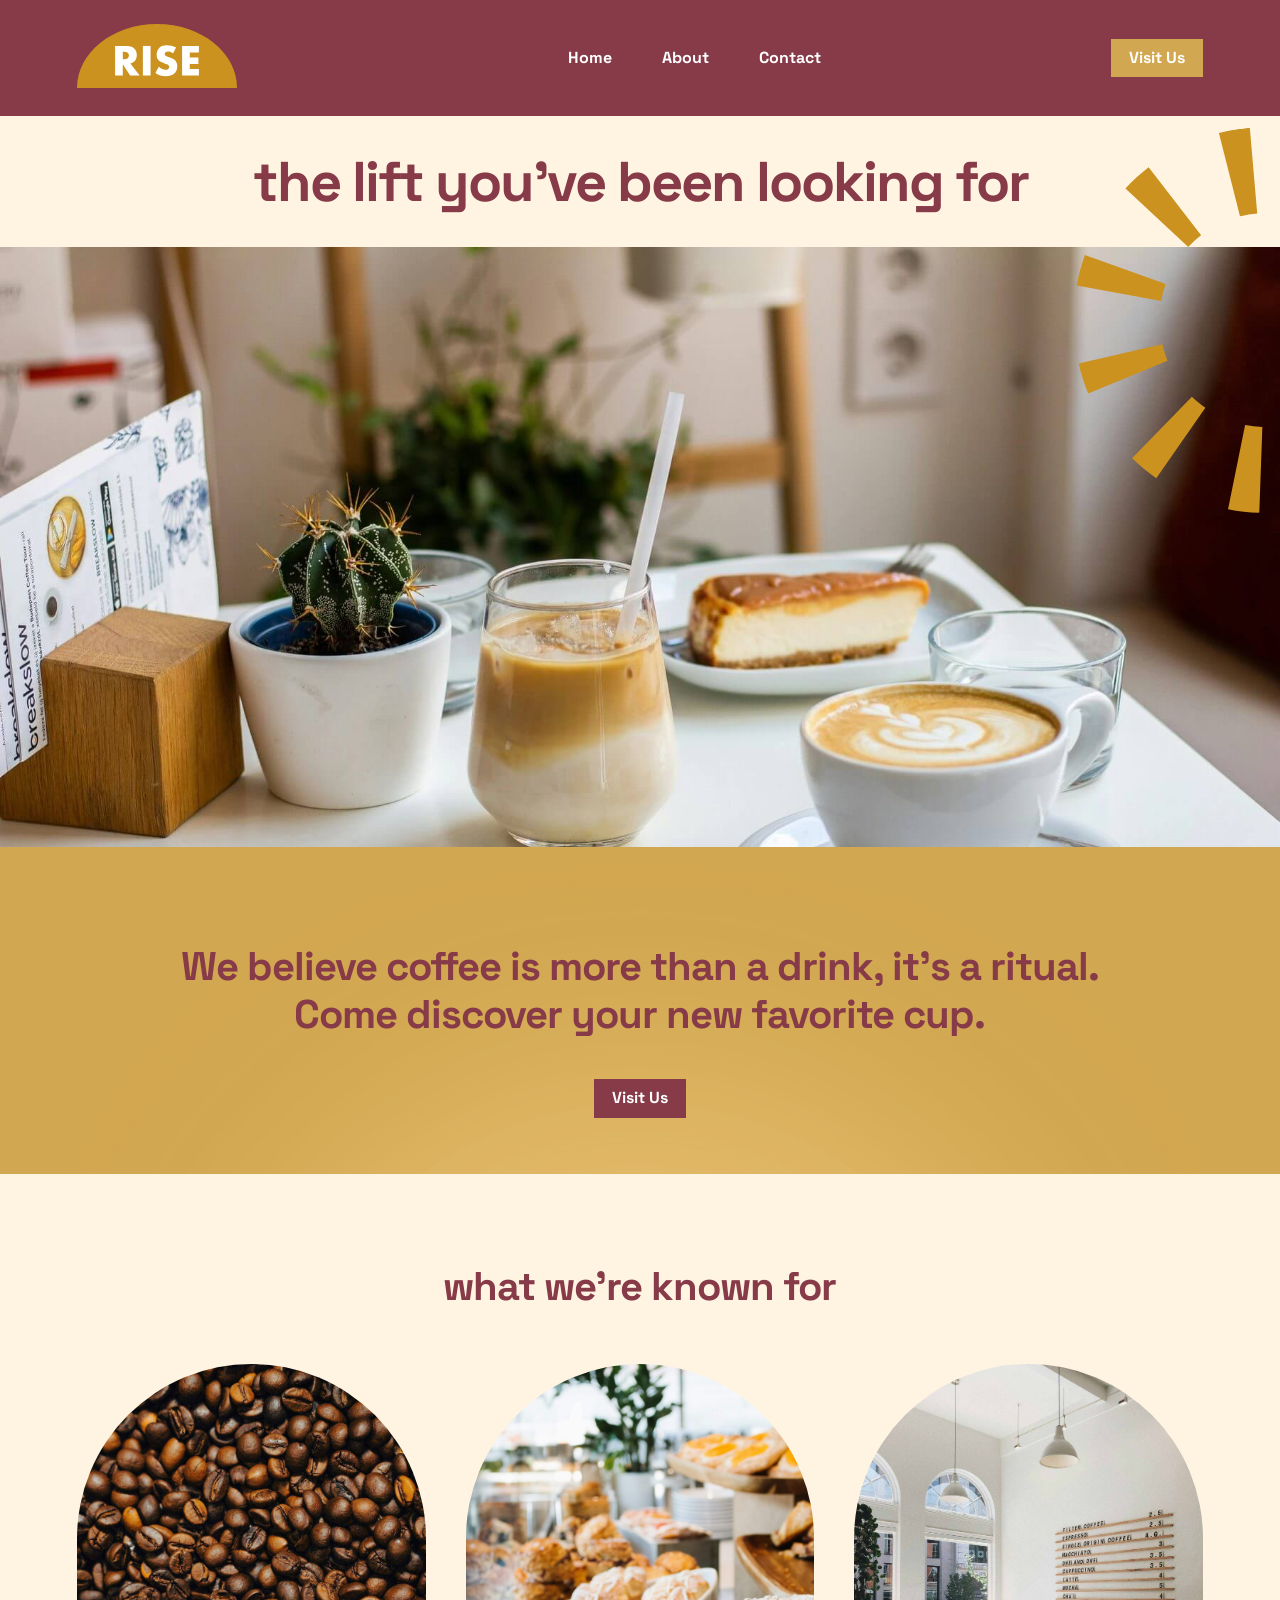
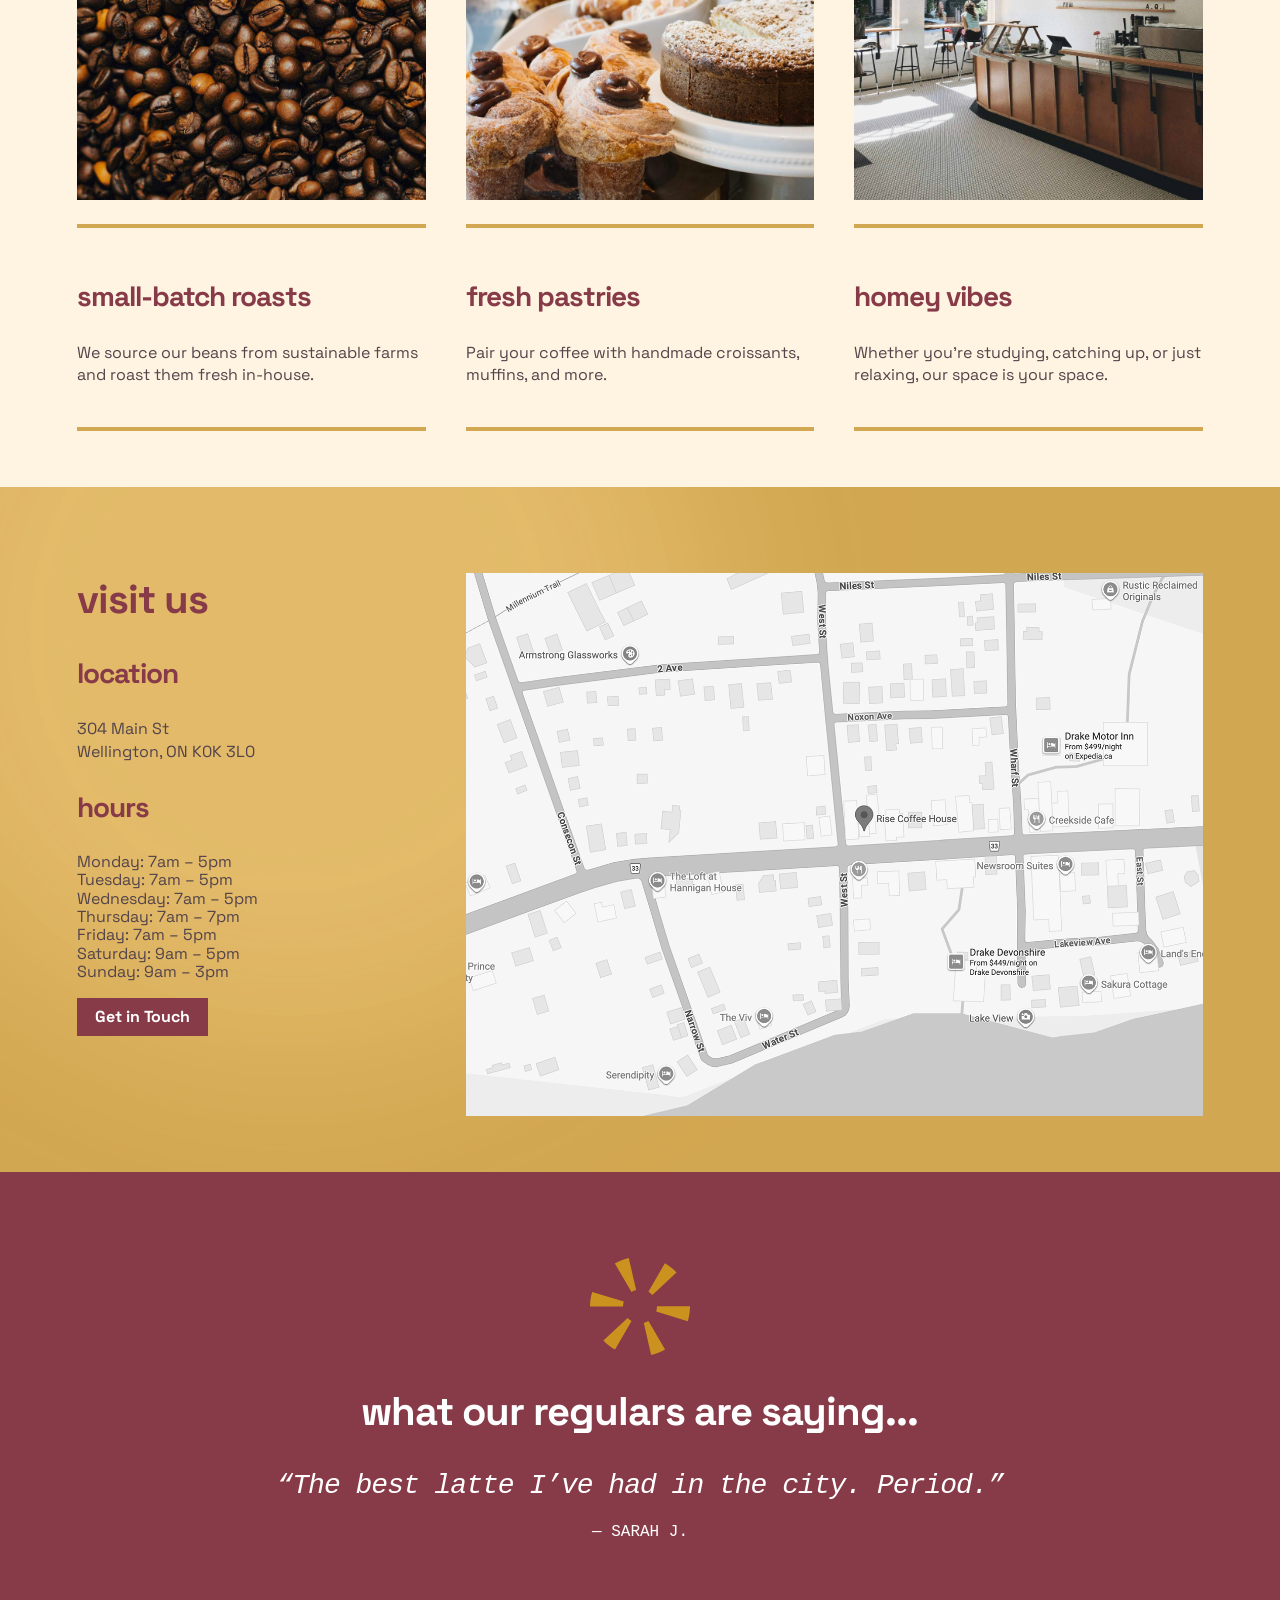
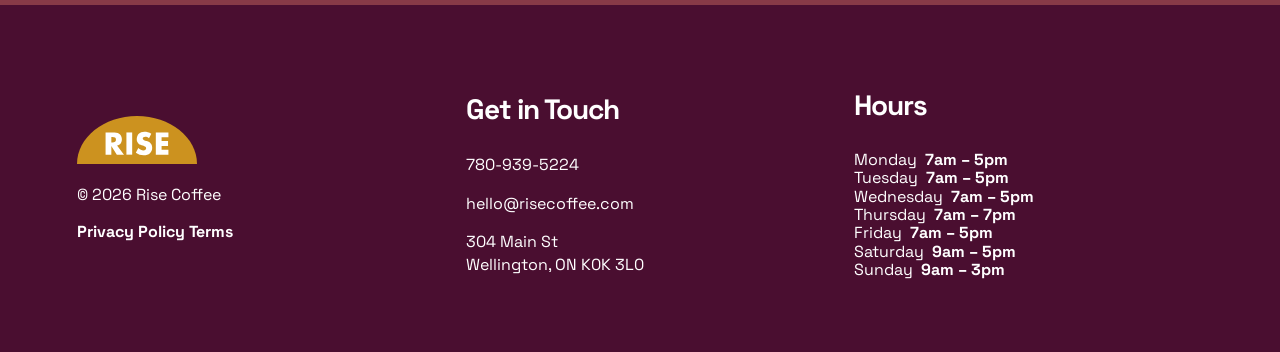
<file: index.html>
<!DOCTYPE html>
<html lang="en">
<head><!-- The head is a container for information ABOUT the page.
           Nothing in here appears on the page. The browser reads it, the visitor never sees it. -->

	<!-- Which character set to use. Leave this out and apostrophes turn into garbage. -->
	<meta charset="utf-8">
	<!-- Tells a phone to use its real width instead of pretending to be a desktop. -->
	<meta name="viewport" content="width=device-width, initial-scale=1">
	<!-- The browser tab text, and what Google shows in search results. Not a heading on the page. -->
	<link rel="icon" href="images/favicon.png">
	<title>Home | Rise Coffee</title>
	<meta name="description" content="A neighbourhood coffee shop on Whyte Avenue. Single origin, roasted here, open from seven.">
	<meta property="og:title" content="Rise Coffee">
	<meta property="og:description" content="A neighbourhood coffee shop on Whyte Avenue.">
	<meta property="og:image" content="https://jennel16.github.io/rise-coffee/images/rise-coffee-1.jpg">
	<meta property="og:url" content="https://jennel16.github.io/rise-coffee/">

	<!-- STYLES: normalize first, then layout, then style.
	     General to specific. When two rules clash, the later one wins. -->
	<link rel="stylesheet" href="normalize.css"> <!-- Irons out browser default settings. -->
	<link rel="stylesheet" href="layout.css"> <!-- This controls our structure and layout. -->
	<link rel="stylesheet" href="style.css"> <!-- This is where we style the elements of the page. -->

	<!-- FONTS -->
	<link rel="preconnect" href="https://fonts.googleapis.com">
	<link rel="preconnect" href="https://fonts.gstatic.com" crossorigin>
	<link href="https://fonts.googleapis.com/css2?family=Space+Grotesk:wght@300..700&display=swap" rel="stylesheet">

</head>

<body><!-- The body holds everything the visitor actually SEES. -->

	<!-- HEADER: the strip along the top. It is the same on every page of the site,
	     which is why it lives outside <main>. -->
	<header>
		<!-- LOGO -->
		<a href="index.html"><img src="images/rise-logo.svg" class="rise-logo" alt="rise coffee logo"></a>

		<!-- NAVIGATION: a menu is a LIST of related links, so it is marked up as a ul with li inside.
		     CSS takes the bullets off, but underneath it stays a list, because that is what it is. -->
		<nav id="main-menu">
			<ul>
				<li><a class="nav-link" href="index.html">Home</a></li>
				<li><a class="nav-link" href="about.html">About</a></li>
				<li><a class="nav-link" href="contact.html">Contact</a></li>
			</ul>
		</nav>

		<!-- The # in this href jumps to the element with id="visit" further down THIS page,
		     instead of opening a different page. -->
		<a class="button nav-visit" href="#visit">Visit Us</a>
		<div class="hamburger">
			<div class="hamburger-bar"></div>
			<div class="hamburger-bar"></div>
			<div class="hamburger-bar"></div>
		</div>
	</header>

	<!-- MAIN: everything between the header and the footer. This is the part that is
	     actually THIS page. One <main> per page. -->
	<main>

		<!-- SECTION: one horizontal band of the page. Look at the mockup: every time the background colour changes, a new section starts. This page has five.

		     From here on, every section has the same four levels:
		         section  →  container  →  row  →  col
		     The section is the band. The container holds the width. The row makes its
		     children sit side by side. The columns are the things sitting side by side. -->

		<!-- HERO SECTION: the first thing a visitor sees.
		     One wide column, centred. 8 out of 12, pushed to the middle by row-justify-center. -->
		<section class="">
			<div class="container-full">

				<div class="row row-justify-center">
					<!-- DIV: a plain box with no meaning. The class is what gives it a job. -->
					<div class="col col-lg-8 col-md-12 col-sm-12 text-center">
						<!-- h1 is the most important heading on the page. Only ever one per page. -->
						<h1>the lift you’ve been looking for</h1>
					</div>
				</div><!-- row ends -->

				<div class="row">
					<div class="col col-lg-12">
						<!-- img has no closing tag. An image is a thing, not a container, so there is nothing to wrap around and nothing to close. img-full makes it fill its column. Every image needs alt text. -->
						<div class="hero-img">
							<img src="images/rise-icon-1.svg" class="hero-icon" alt="">
						</div>
				</div><!-- row ends -->

			</div><!-- container ends -->
		</section>


		<!-- FAVOURITE CUP SECTION: gold band in the mockup.
		     Same shape as the hero. One wide centred column, this time 10 of 12. -->
		<section class="section-padding background-gold position-relative">
			<img src="images/gradient-1.png" class="gradient-1" alt="">
			<div class="container z-index-2">

				<div class="row row-justify-center">
					<div class="col col-lg-10 col-md-12 col-sm-12 text-center">
						<p class="paragraph-large">We believe coffee is more than a drink, it’s a ritual. Come discover your new favorite cup.</p>
						<a class="button-secondary" href="#visit">Visit Us</a>
					</div>
				</div><!-- row ends -->

			</div><!-- container ends -->
		</section>


		<!-- KNOWN FOR SECTION: the three cards.
		     Look at columns 1, 2 and 3 below. They are the SAME block written three times with different words. Write one, get it right, then copy it.

		     Two rows here: a full-width heading, then three equal columns.
		     Three columns of 4 add up to 12. They always add up to 12. -->
		<section class="section-padding">
			<div class="container">

				<!-- ROW -->
				<div class="row">
					<div class="col col-lg-12">
						<h2 class="text-center">what we’re known for</h2>
					</div>
				</div><!-- row ends -->

				<!-- ROW -->
				<div class="row">

					<!-- COLUMN 1 -->
					<div class="col col-lg-4 col-md-6 col-sm-12">
						<div class="card">
							<div class="card-img-wrap">
								<img src="images/rise-coffee-4.jpg" class="card-img" alt="Roasted coffee beans">
						</div>
						<div class="card-border">
						<h3>small-batch roasts</h3>
						<p>We source our beans from sustainable farms and roast them fresh in-house.</p>
					</div>
				</div>
			</div>

					<!-- COLUMN 2 -->
					<div class="col col-lg-4 col-md-6 col-sm-12">
						<div class="card">
							<div class="card-img-wrap">
								<img src="images/rise-coffee-5.jpg" class="card-img" alt="A tray of fresh pastries">
						</div>
						<div class="card-border">
						<h3>fresh pastries</h3>
						<p>Pair your coffee with handmade croissants, muffins, and more.</p>
					</div>
				</div>
			</div>

					<!-- COLUMN 3 -->
					<div class="col col-lg-4 col-md-6 col-sm-12">
						<div class="card">
							<div class="card-img-wrap">
								<img src="images/rise-coffee-2.jpg" class="card-img" alt="The cafe seating area">
						</div>
						<div class="card-border">
						<h3>homey vibes</h3>
						<p>Whether you’re studying, catching up, or just relaxing, our space is your space.</p>
					</div>
				</div>
			</div>

				</div><!-- row ends -->

			</div><!-- container ends -->
		</section>


		<!-- VISIT US SECTION. The id="visit" is what the Visit Us buttons jump to.
		     An id can only be used once per page. A class can be used as often as you like.

		     Two UNEQUAL columns this time: 5 and 7. Still adds up to 12.
		     row-align-center lines them up vertically in the middle of each other. -->
		<section id="visit" class="section-padding background-gold position-relative">
			<img src="images/gradient-1.png" class="gradient-3" alt="">
			<div class="container z-index-2">

				<!-- ROW -->
				<div class="row row-justify-center">

					<!-- COLUMN 1: the details -->
					<div class=" col col-lg-4 col-md-12 col-sm-12">
						<h2>visit us</h2>

						<h3>location</h3>
						<p>304 Main St<br>Wellington, ON  K0K 3L0</p>

						<!-- Opening hours are a list of related items, so: another ul.
						     Same two tags as the navigation, doing a completely different job. -->
						<h3>hours</h3>
						<ul class="no-bullets">
							<li>Monday: 7am – 5pm</li>
							<li>Tuesday: 7am – 5pm</li>
							<li>Wednesday: 7am – 5pm</li>
							<li>Thursday: 7am – 7pm</li>
							<li>Friday: 7am – 5pm</li>
							<li>Saturday: 9am – 5pm</li>
							<li>Sunday: 9am – 3pm</li>
						</ul>
						<a class="button-secondary" href="contact.html">Get in Touch</a>
					</div>

					<!-- COLUMN 2: the map -->
					<div class="col col-lg-8 col-md-12 col-sm-12">
						<img src="images/map-2.png" class="center-image" alt="Map showing the location of Rise Coffee">
					</div>

				</div><!-- row ends -->

			</div><!-- container ends -->
		</section>


		<!-- TESTIMONIALS SECTION: maroon band in the mockup.
		     text-white goes on EACH element that needs it, not on the section.
		     A colour inherited from a parent loses to a rule that targets the element directly, and h2 already has a colour of its own. -->
		<section class="section-padding background-maroon">
			<div class="container">

				<!-- ROW -->
				<div class="row row-justify-center">
					<div class="col col-lg-8 col-md-12 col-sm-12 text-center">
						<!-- Decorative image, so alt is empty. A screen reader skips it. -->
						<img src="images/rise-icon-2.svg" class="center-image testimonials-icon" alt="">
						<h2 class="text-white center-text">what our regulars are saying...</h2>
						<h3 class="text-white center-text italic-text space-mono-regular">“The best latte I’ve had in the city. Period.”</h3>
						<p class=" space-mono-bold text-white center-text">— SARAH J.</p>
					</div>
				</div><!-- row ends -->

			</div><!-- container ends -->
		</section>

	</main>


	<!-- FOOTER: three equal columns. Same shape as the known for section,
	     4 + 4 + 4 = 12. The footer sits outside <main> because it repeats
	     on every page, exactly like the header. -->
	<footer id="site-footer" class="section-padding background-dark-maroon">
		<div class="container">

			<!-- ROW -->
			<div class="row row-align-center">

				<!-- COLUMN 1 -->
				<div class="col col-lg-4 col-md-4 col-sm-12">
					<a href="index.html"><img src="images/rise-logo.svg" class="rise-logo-footer" alt="rise coffee logo"></a>
					<p class="text-white">© 2026 Rise Coffee</p>
					<a href="#" class="nav-link">Privacy Policy</a>
					<a href="#" class="nav-link">Terms</a>
				</div>

				<!-- COLUMN 2 -->
				<div class="col col-lg-4 col-md-4 col-sm-12">
					<h3 class="text-white">Get in Touch</h3>
					<p class="text-white">780-939-5224</p>
					<p class="text-white">hello@risecoffee.com</p>
					<p class="text-white">304 Main St<br>Wellington, ON  K0K 3L0</p>
				</div>

				<!-- COLUMN 3 -->
				<div class="col col-lg-4 col-md-4 col-sm-12">
					<h3 class="text-white">Hours</h3>
					<ul class="no-bullets">
						<li class="text-white">Monday &nbsp;<b>7am – 5pm</b></li>
						<li class="text-white">Tuesday &nbsp;<b>7am – 5pm</b></li>
						<li class="text-white">Wednesday &nbsp;<b>7am – 5pm</b></li>
						<li class="text-white">Thursday &nbsp;<b>7am – 7pm</b></li>
						<li class="text-white">Friday &nbsp;<b>7am – 5pm</b></li>
						<li class="text-white">Saturday &nbsp;<b>9am – 5pm</b></li>
						<li class="text-white">Sunday &nbsp;<b>9am – 3pm</b></li>
					</ul>
				</div>

			</div><!-- row ends -->

		</div><!-- container ends -->
	</footer>

	<script>
		const burger = document.querySelector(".hamburger");
		const menu = document.querySelector("nav");

		function setMenu(open) {
			burger.setAttribute("aria-expanded", open);
			menu.classList.toggle("is-open", open);
		}

		burger.addEventListener("click", function () {
			setMenu(burger.getAttribute("aria-expanded") !== "true");
		});

		document.addEventListener("keydown", function (event) {
			if (event.key === "Escape") {
				setMenu(false);
				burger.focus();
			}
		});

		window.addEventListener("resize", function () {
			setMenu(false);
		});
	</script>

</body>
</html>
</file>
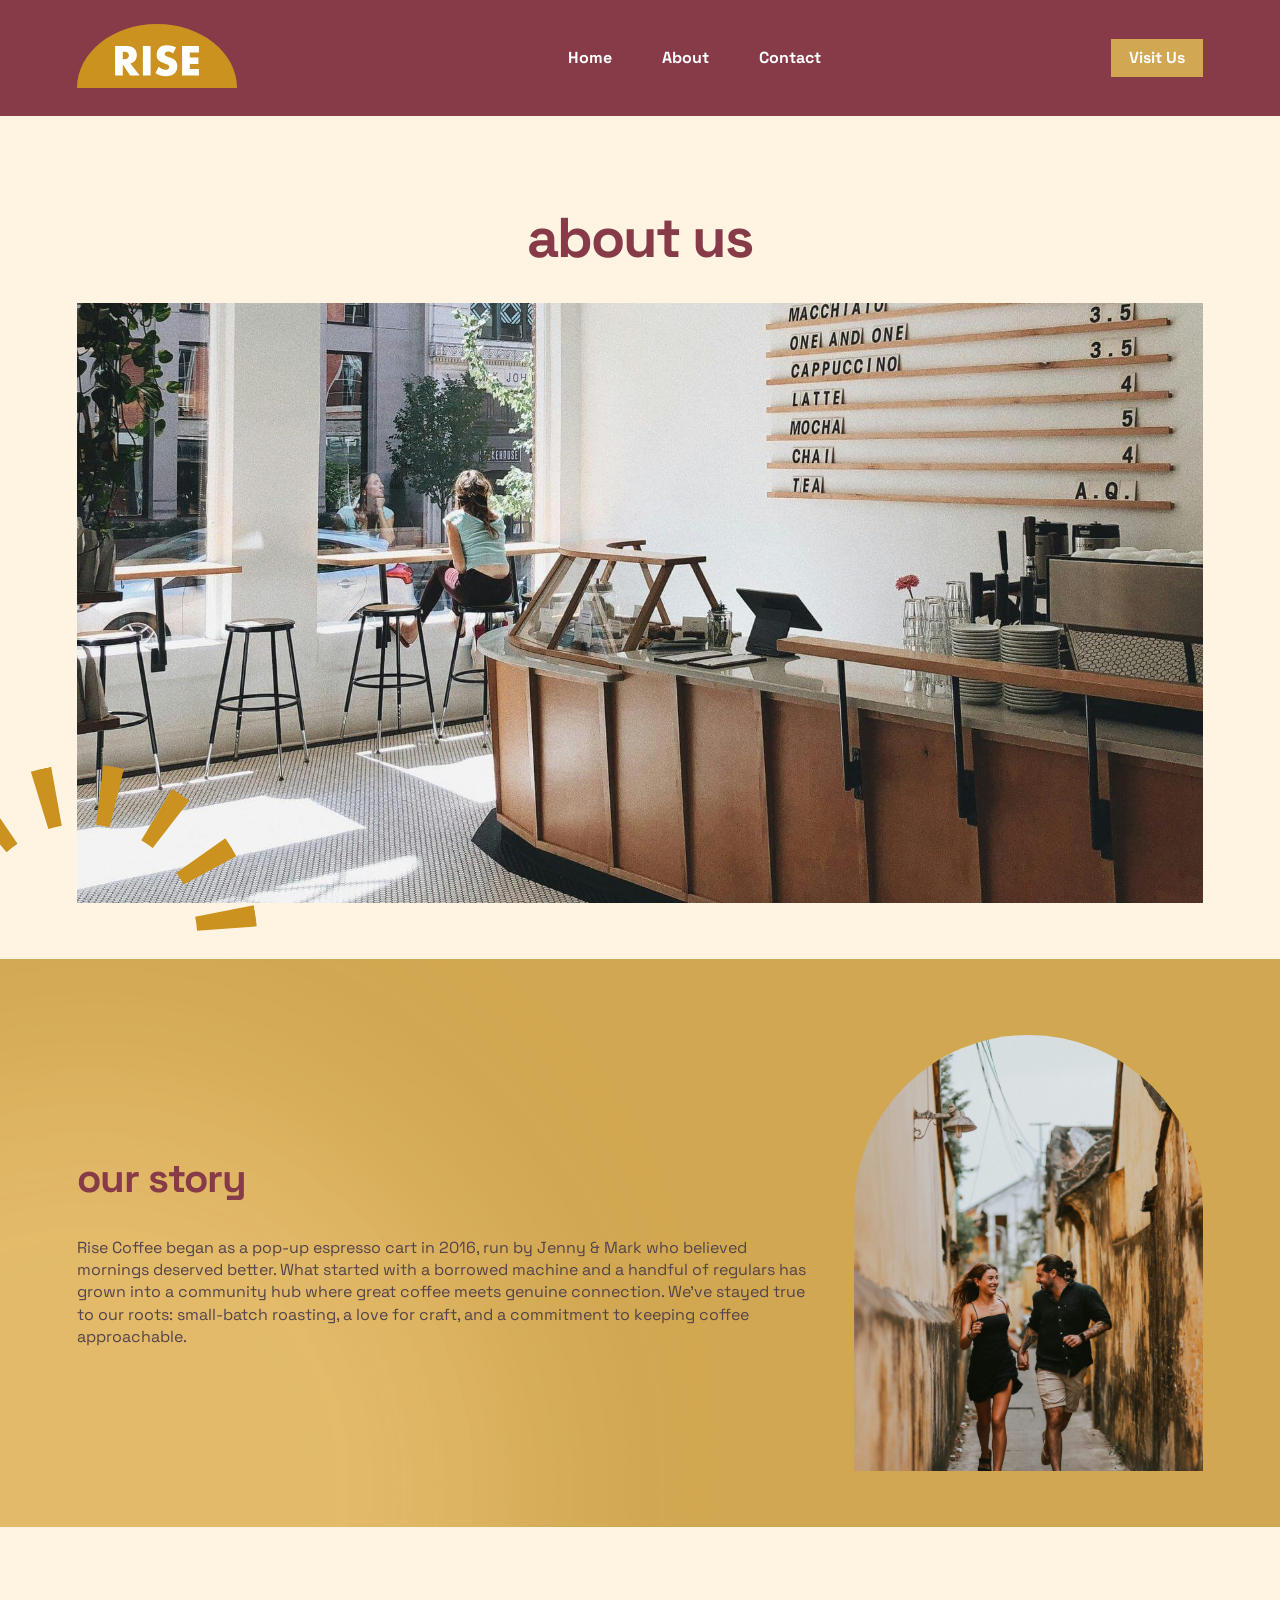
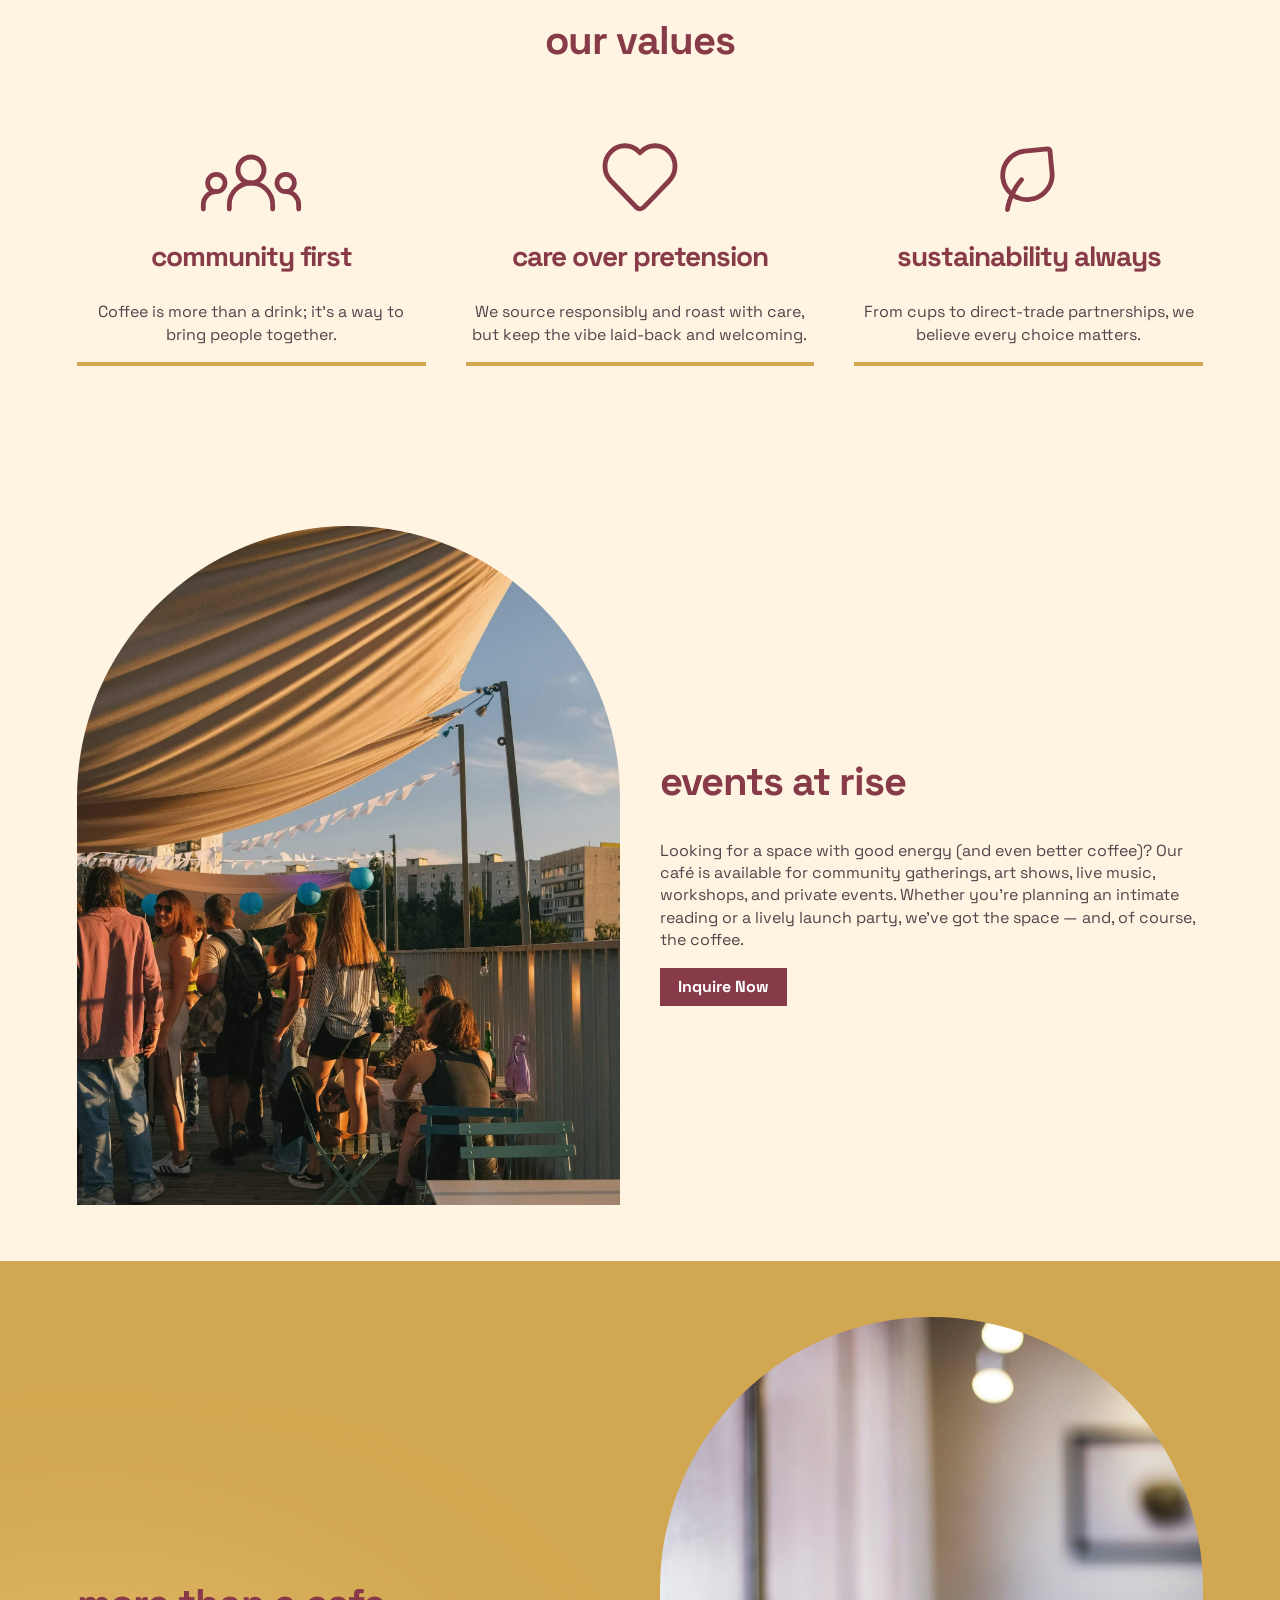
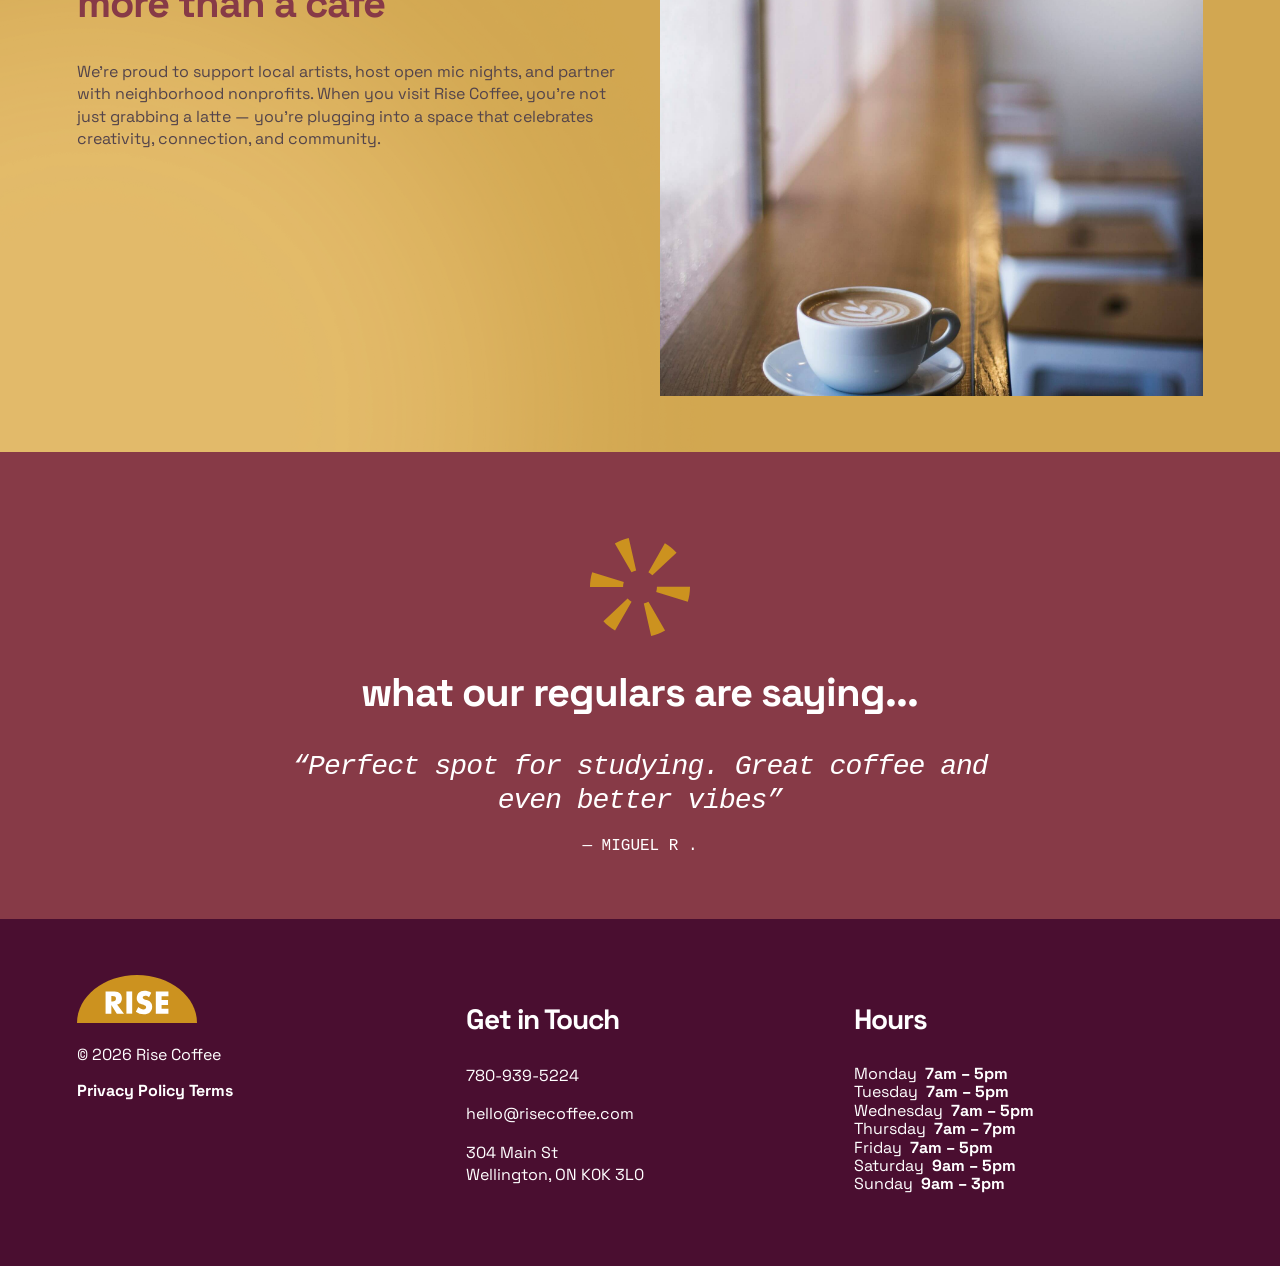
<file: about.html>
<!DOCTYPE html>
<html lang="en">
<head><!-- The head is a container for information ABOUT the page.
           Nothing in here appears on the page. The browser reads it, the visitor never sees it. -->

	<!-- Which character set to use. Leave this out and apostrophes turn into garbage. -->
	<meta charset="utf-8">
	<!-- Tells a phone to use its real width instead of pretending to be a desktop. -->
	<meta name="viewport" content="width=device-width, initial-scale=1">
	<!-- The browser tab text, and what Google shows in search results. Not a heading on the page. -->
	<link rel="icon" href="images/favicon.png">
	<title>About | Rise Coffee</title>
	<meta name="description" content="A neighbourhood coffee shop on Whyte Avenue. Single origin, roasted here, open from seven.">
	<meta property="og:title" content="Rise Coffee">
	<meta property="og:description" content="A neighbourhood coffee shop on Whyte Avenue.">
	<meta property="og:image" content="https://jennel16.github.io/rise-coffee/images/rise-coffee-1.jpg">
	<meta property="og:url" content="https://jennel16.github.io/rise-coffee/">

	<!-- STYLES: normalize first, then layout, then style.
	     General to specific. When two rules clash, the later one wins. -->
	
	<!-- STEP 1: your two stylesheet links go here -->
	<link rel="stylesheet" href="normalize.css"> <!-- browser default settings -->
	<link rel="stylesheet" href="layout.css"> <!-- structure and layout-->
	<link rel="stylesheet" href="style.css"> <!-- styling to page elements -->

	<!-- FONTS -->
	<!-- STEP 2: your Google Fonts links go here -->

	<link rel="preconnect" href="https://fonts.googleapis.com">
	<link rel="preconnect" href="https://fonts.gstatic.com" crossorigin>
	<link href="https://fonts.googleapis.com/css2?family=Space+Grotesk:wght@300..700&display=swap" rel="stylesheet">

</head>

<body><!-- The body holds everything the visitor actually SEES. -->

	<!-- HEADER: the strip along the top. It is the same on every page of the site,
	     which is why it lives outside <main>. -->
	<header>
		<!-- LOGO -->
		<a href="index.html"><img src="images/rise-logo.svg" class="rise-logo" alt="rise coffee logo"></a>

		<!-- NAVIGATION: a menu is a LIST of related links, so it is marked up as a ul with li inside.
		     CSS takes the bullets off later, but underneath it stays a list, because that is what it is. -->
		<nav id="main-menu">
			<ul>
				<li><a class="nav-link" href="index.html">Home</a></li>
				<li><a class="nav-link" href="about.html">About</a></li>
				<li><a class="nav-link" href="contact.html">Contact</a></li>
			</ul>
		</nav>

		<!-- The # in this href jumps to the element with id="visit" further down THIS page,
		     instead of opening a different page. -->
		<a class="button nav-visit" href="contact.html">Visit Us</a>
		<div class="hamburger">
			<div class="hamburger-bar"></div>
			<div class="hamburger-bar"></div>
			<div class="hamburger-bar"></div>
		</div>
	</header>

	<!-- MAIN: everything between the header and the footer. This is the part that is
	     actually THIS page. One <main> per page. -->
	<main>

		<!-- SECTION: one horizontal band of the page. Look at the mockup: every time the
		     background colour changes, a new section starts. This page has five. 
				
				From here on, every section has the same four levels:
		         section  →  container  →  row  →  col
		     	The section is the band. The container holds the width. The row makes its
		     	children sit side by side. The columns are the things sitting side by side.-->

		<!-- HERO SECTION: the first thing a visitor sees. -->
		
		<section class="section-padding">
			<div class="container">

				<div class="row row-justify-center">
					<!-- DIV: a plain box with no meaning. The class is what gives it a job. -->
					<div class="col col-lg-8 col-md-12 text-center">
						<!-- h1 is the most important heading on the page. Only ever one per page. -->
						<h1>about us</h1>
					</div>
				</div><!-- row ends -->

				<div class="row">
					<div class="col col-lg-12 col-md-12 col-sm-12">
						<!-- img has no closing tag. An image is a thing, not a container, so there is nothing to wrap around and nothing to close. img-full makes it fill its column. Every image needs alt text. -->
						<div class="hero-img-2">
							<img src="images/rise-icon-3.svg" class="hero-icon-2" alt="">
						</div>
					</div>
				</div><!-- row ends -->

			</div><!-- container ends -->
		</section>


		<!-- OUR STORY SECTION -->
		<section class="background-gold section-padding position-relative">
			<img src="images/gradient-1.png" class="gradient-2" alt="">
			<div class="container z-index-2">
				
				<!-- ROW -->
				<div class="row row-align-center">

					<!-- COLUMN 1-->
					<div class="col col-lg-8 col-md-7 col-sm-12">
						<h2>our story</h2>
						<p>Rise Coffee began as a pop-up espresso cart in 2016, run by Jenny & Mark who believed mornings deserved better. What started with a borrowed machine and a handful of regulars has grown into a community hub where great coffee meets genuine connection. We’ve stayed true to our roots: small-batch roasting, a love for craft, and a commitment to keeping coffee approachable.</p>
					</div>
					
				<!-- COLUMN 2 -->
				<div class="col col-lg-4 col-md-5 col-sm-12">
					<div class="card-img-wrap">
						<img src="images/rise-coffee-7.jpg" class="card-img" alt="Two people walking in a hallway talking">
					</div>
				</div>

			</div><!-- row ends -->
			
			</div><!-- container ends -->

		</section>


		<!-- OUR VALUES SECTION: the three cards.
		     Look at columns 1, 2 and 3 below. They are the SAME block written three times with different words. Write one, get it right, then copy it.

		     Two rows here: a full-width heading, then three equal columns.
		     Three columns of 4 add up to 12. They always add up to 12. -->
		<section class="section-padding">
			<div class="container">
			
			<!-- ROW -->
			<div class="row row-justify-center">
				<div class="col col-lg-12 col-md-12 col-sm-12">
					<h2 class="text-center">our values</h2>
				</div>
			</div><!-- row ends -->


			<!-- ROW -->
			<div class="row row-align-center">
				
				<!-- COLUMN 1-->
				<div class="col col-lg-4 col-md-6 col-sm-12">
					<img src="images/people-icon.svg" class="center-image" alt="An icon with three people">
					<h3 class="text-center">community first</h3>
					<p class="text-center">Coffee is more than a drink; it’s a way to bring people together.</p>
						<div class="card-border-2">
						</div>
				</div><!-- row ends-->

				<!-- COLUMN 2 -->
				<div class="col col-lg-4 col-md-6 col-sm-12">
					<img src="images/heart-icon.svg" class="center-image" alt="A heart">
					<h3 class="text-center">care over pretension</h3>
					<p class="text-center">We source responsibly and roast with care, but keep the vibe laid-back and welcoming.</p>
						<div class="card-border-2">
						</div>
				</div>

				<!-- COLUMN 3 -->
				<div class="col col-lg-4 col-md-6 col-sm-12">
					<img src="images/leaf-icon.svg" class="center-image" alt="A leaf">
					<h3 class="text-center">sustainability always</h3>
					<p class="text-center">From cups to direct-trade partnerships, we believe every choice matters.</p>
					<div class="card-border-2">
					</div>
				</div>
			
			</div><!-- row ends -->
		
		</div><!-- container ends -->
	</section>


		<!-- EVENTS SECTION The id="inquire-now" jumps to the footer.-->
		<section id="inquire-now" class="section-padding">
			<div class="container">
			
			<!-- ROW -->
			<div class="row row-align-center">
				
				<!-- COLUMN 1: the image -->
				<div class="col col-lg-6 col-md-7 col-sm-12">
					<div class="card-img-wrap-2">
						<img src="images/rise-coffee-8.jpg" class="card-img" alt="People gathering at a market">
					</div>
				</div>
				
				<!-- COLUMN 2: the text -->
				<div class="col col-lg-6 col-md-5 col-sm-12">
					<h2>events at rise</h2>
					<p>Looking for a space with good energy (and even better coffee)? Our café is available for community gatherings, art shows, live music, workshops, and private events. Whether you’re planning an intimate reading or a lively launch party, we’ve got the space — and, of course, the coffee.</p>
					<a href="#site-footer" class="button-secondary">Inquire Now</a>
				</div>
			
			</div><!-- row ends -->
			
			</div><!-- container ends -->
		</section>
		
		<!--More than a Cafe Section-->
		<section class="background-gold section-padding position-relative">
			<img src="images/gradient-1.png" class="gradient-2" alt="">
			<div class="container z-index-2">
                
                <!-- ROW -->
				<div class="row row-align-center">

					<div class="col col-lg-6 col-md-6 col-sm-12">
						<h2>more than a cafe</h2>
						<p>We’re proud to support local artists, host open mic nights, and partner with neighborhood nonprofits. When you visit Rise Coffee, you’re not just grabbing a latte — you’re plugging into a space that celebrates creativity, connection, and community.</p>
					</div>

					<div class="col col-lg-6 col-md-6 col-sm-12">
						<div class="card-img-wrap-2">
							<img src="images/rise-coffee-3.jpg" class="card-img" alt="Coffee cup on a table">
						</div>
					</div>
			</div><!-- row ends -->
		
		</div><!--container ends-->
		</section>


		<!-- TESTIMONIALS SECTION: maroon band in the mockup.
		     text-white goes on EACH element that needs it, not on the section.
		     A colour inherited from a parent loses to a rule that targets the element directly, and h2 already has a colour of its own.-->
		<section class="section-padding background-maroon">
			<div class="container">
				
			<!-- ROW -->
			<div class="row row-justify-center">
				<div class="col col-lg-8 col-md-12 col-sm-12 text-center">
					<img src="images/rise-icon-2.svg" class="center-image testimonials-icon" alt="">
					<h2 class="text-white center-text">what our regulars are saying...</h2>
					<h3 class="text-white center-text italic-text space-mono-regular">“Perfect spot for studying. Great coffee and even better vibes”</h3>
					<p class="space-mono-bold text-white center-text">— MIGUEL R .</p>
				</div>
			</div><!-- row ends -->

		</div><!-- container ends -->
	</section>

	</main>


	<!-- FOOTER: three equal columns. Same shape as the known for section,
	     4 + 4 + 4 = 12. The footer sits outside <main> because it repeats
	     on every page, exactly like the header. -->
	<footer id="site-footer" class="section-padding background-dark-maroon">
		<div class="container">

			<!-- ROW -->
			<div class="row row-justify-center">

				<!-- COLUMN 1 -->
				<div class="col col-lg-4 col-md-4 col-sm-12">
					<a href="index.html"><img src="images/rise-logo.svg" class="rise-logo-footer" alt="rise coffee logo"></a>
					<p class="text-white">© 2026 Rise Coffee</p>
					<a href="#" class="nav-link">Privacy Policy</a>
					<a href="#" class="nav-link">Terms</a>
				</div>

				<!-- COLUMN 2 -->
				<div class="col col-lg-4 col-md-4 col-sm-12">
					<h3 class="text-white">Get in Touch</h3>
					<p class="text-white">780-939-5224</p>
					<p class="text-white">hello@risecoffee.com</p>
					<p class="text-white">304 Main St<br>Wellington, ON  K0K 3L0</p>
				</div>

				<!-- COLUMN 3 -->
				<div class="col col-lg-4 col-md-4 col-sm-12">
					<h3 class="text-white">Hours</h3>
					<ul class="no-bullets">
						<li class="text-white">Monday &nbsp;<b>7am – 5pm</b></li>
						<li class="text-white">Tuesday &nbsp;<b>7am – 5pm</b></li>
						<li class="text-white">Wednesday &nbsp;<b>7am – 5pm</b></li>
						<li class="text-white">Thursday &nbsp;<b>7am – 7pm</b></li>
						<li class="text-white">Friday &nbsp;<b>7am – 5pm</b></li>
						<li class="text-white">Saturday &nbsp;<b>9am – 5pm</b></li>
						<li class="text-white">Sunday &nbsp;<b>9am – 3pm</b></li>
					</ul>
				</div>

			</div><!-- row ends -->

		</div><!-- container ends -->
	</footer>

	<script>
		const burger = document.querySelector(".hamburger");
		const menu = document.querySelector("nav");

		function setMenu(open) {
			burger.setAttribute("aria-expanded", open);
			menu.classList.toggle("is-open", open);
		}

		burger.addEventListener("click", function () {
			setMenu(burger.getAttribute("aria-expanded") !== "true");
		});

		document.addEventListener("keydown", function (event) {
			if (event.key === "Escape") {
				setMenu(false);
				burger.focus();
			}
		});

		window.addEventListener("resize", function () {
			setMenu(false);
		});
	</script>

</body>
</html>
</file>
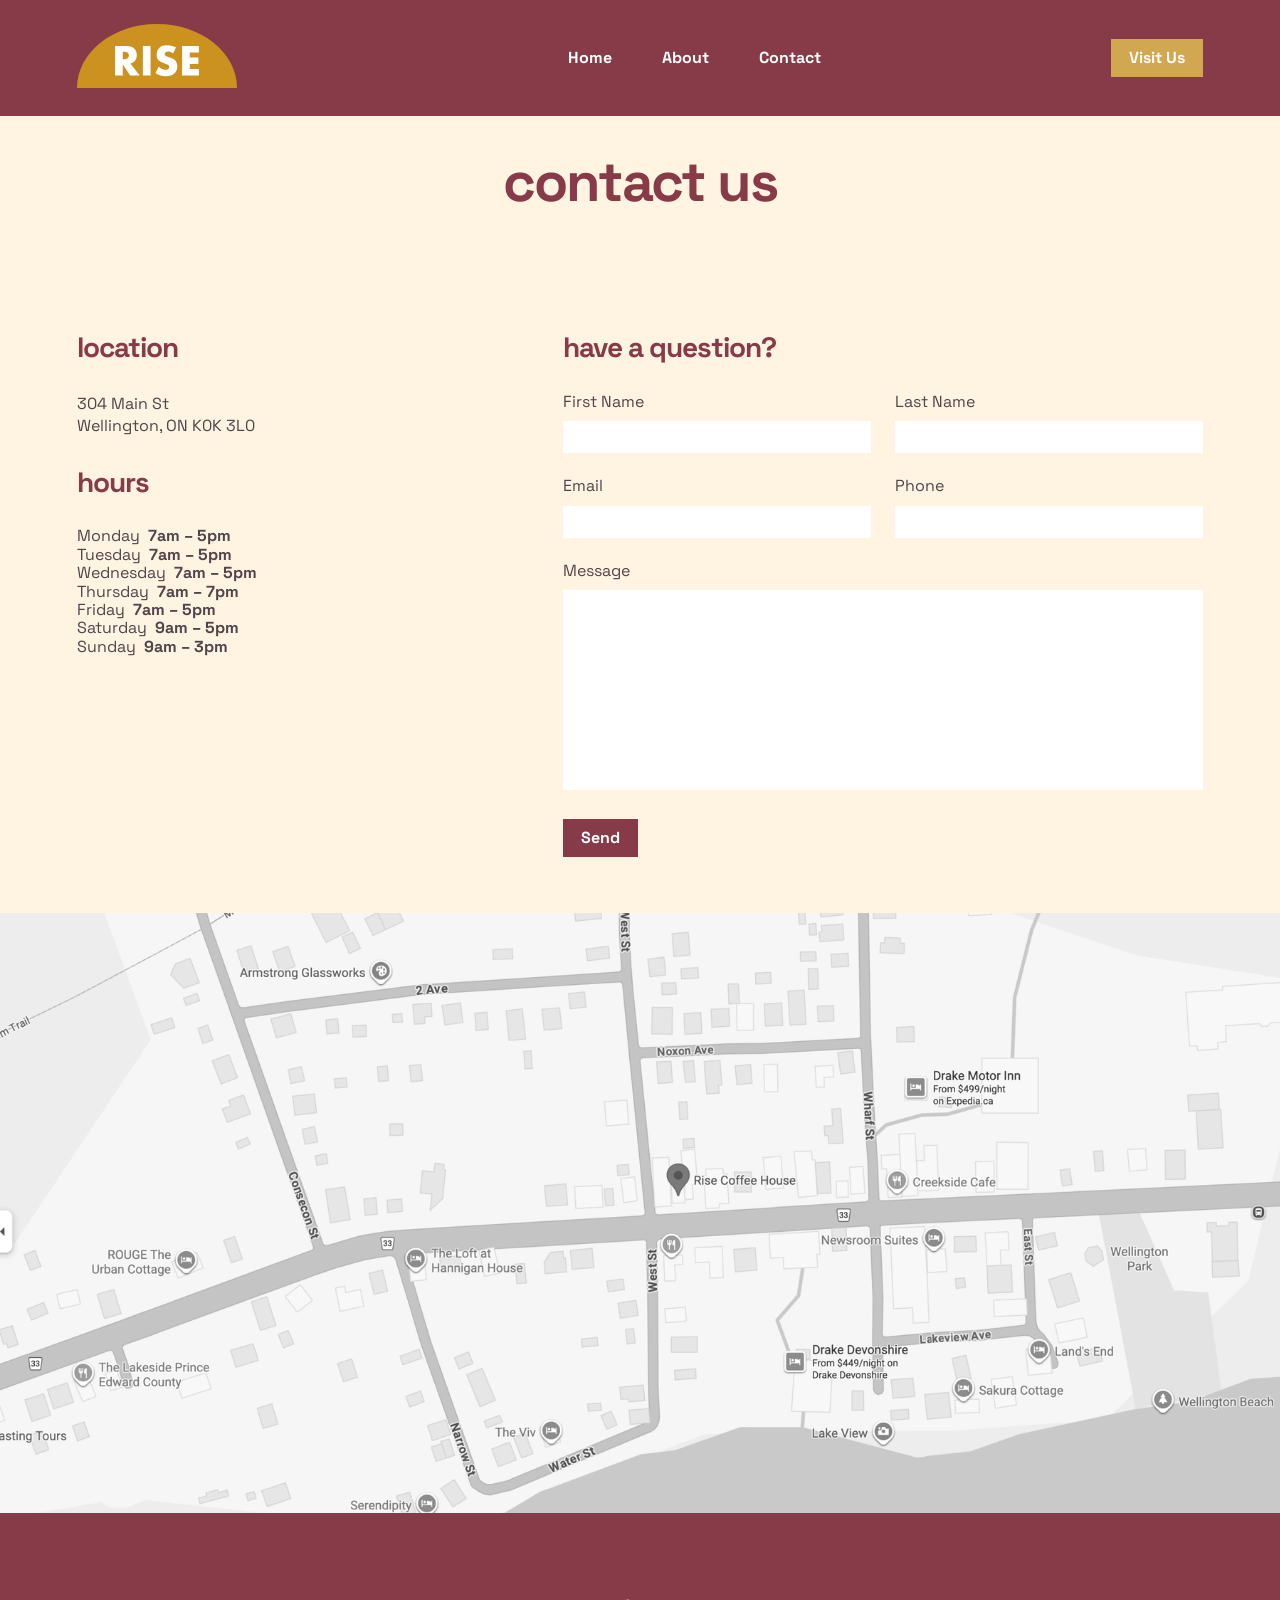
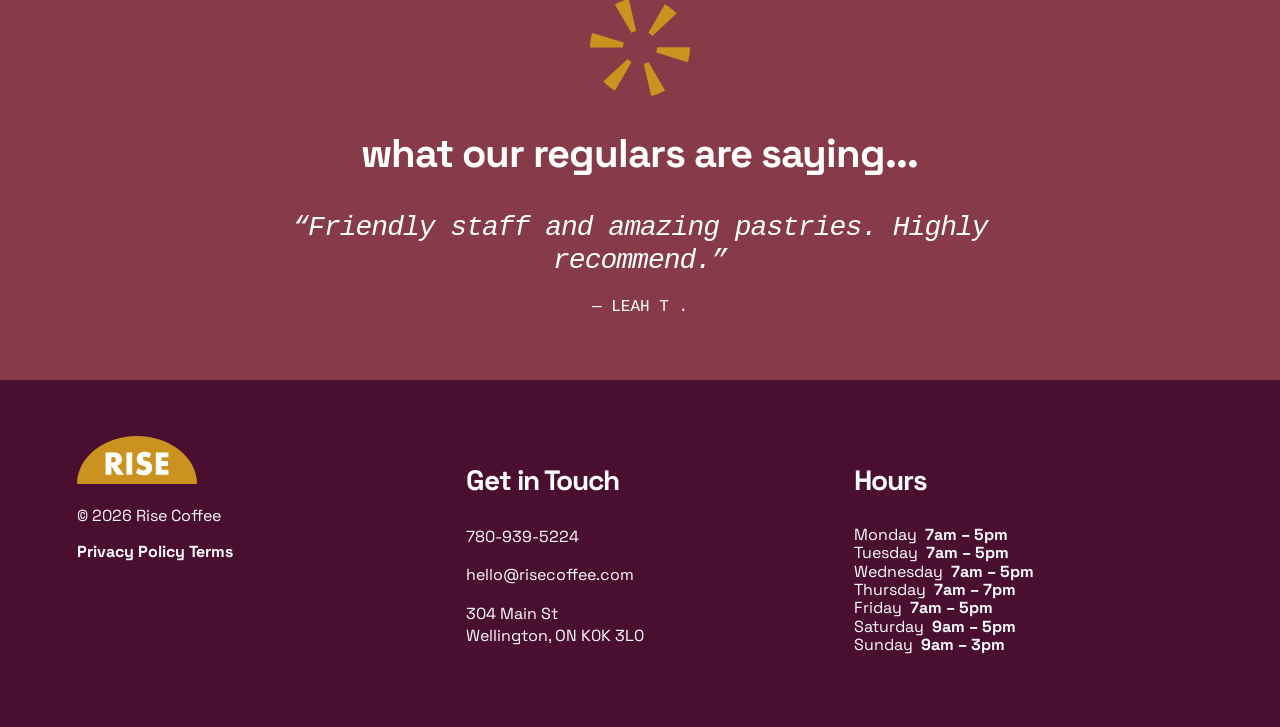
<file: contact.html>
<!DOCTYPE html>
<html lang="en">
<head><!-- The head is a container for information ABOUT the page.
           Nothing in here appears on the page. The browser reads it, the visitor never sees it. -->

	<!-- Which character set to use. Leave this out and apostrophes turn into garbage. -->
	<meta charset="utf-8">
	<!-- Tells a phone to use its real width instead of pretending to be a desktop. -->
	<meta name="viewport" content="width=device-width, initial-scale=1">
	<!-- The browser tab text, and what Google shows in search results. Not a heading on the page. -->
	<link rel="icon" href="images/favicon.png">
	<title>Contact | Rise Coffee</title>
	<meta name="description" content="A neighbourhood coffee shop on Whyte Avenue. Single origin, roasted here, open from seven.">
	<meta property="og:title" content="Rise Coffee">
	<meta property="og:description" content="A neighbourhood coffee shop on Whyte Avenue.">
	<meta property="og:image" content="https://jennel.github.io/rise-coffee/images/rise-coffee-1.jpg">
	<meta property="og:url" content="https://jennel.github.io/rise-coffee/">

	<!-- STYLES: normalize first, then layout, then style.
	     General to specific. When two rules clash, the later one wins. -->
	
	<!-- STEP 1: your two stylesheet links go here -->
	<link rel="stylesheet" href="normalize.css"> <!-- browser default settings -->
	<link rel="stylesheet" href="layout.css"> <!-- structure and layout-->
	<link rel="stylesheet" href="style.css"> <!-- styling to page elements -->

	<!-- FONTS -->
	<!-- STEP 2: your Google Fonts links go here -->

	<link rel="preconnect" href="https://fonts.googleapis.com">
	<link rel="preconnect" href="https://fonts.gstatic.com" crossorigin>
	<link href="https://fonts.googleapis.com/css2?family=Space+Grotesk:wght@300..700&display=swap" rel="stylesheet">

</head>

<body><!-- The body holds everything the visitor actually SEES. -->

	<!-- HEADER: the strip along the top. It is the same on every page of the site,
	     which is why it lives outside <main>. -->
	<header>
		<!-- LOGO -->
		<a href="index.html"><img src="images/rise-logo.svg" class="rise-logo" alt="rise coffee-logo"></a>
		<!-- NAVIGATION: a menu is a LIST of related links, so it is marked up as a ul with li inside.
		     CSS takes the bullets off later, but underneath it stays a list, because that is what it is. -->
		<nav id="main-menu">
			<ul>
				<li><a class="nav-link" href="index.html">Home</a></li>
				<li><a class="nav-link" href="about.html">About</a></li>
				<li><a class="nav-link" href="contact.html">Contact</a></li>
			</ul>
		</nav>

		<!-- The # in this href jumps to the element with id="visit" further down THIS page,
		     instead of opening a different page. -->
		<a class="button nav-visit" href="contact.html">Visit Us</a>
		<div class="hamburger">
			<div class="hamburger-bar"></div>
			<div class="hamburger-bar"></div>
			<div class="hamburger-bar"></div>
		</div>	
	</header>

	<main>

	<!-- TITLE SECTION -->
	<section class="">
			<div class="container-full">

				<div class="row row-justify-center">
					<!-- DIV: a plain box with no meaning. The class is what gives it a job. -->
					<div class="col col-lg-8 col-md-8 col-sm-8 text-center">
						<!-- h1 is the most important heading on the page. Only ever one per page. -->
						<h1>contact us</h1>
					</div>
					</div>
				</div><!-- row ends -->
	</section>



    		<!-- CONTACT SECTION -->
		<section class="section-padding">
			<div class="container">
           
           <!-- ROW -->
			<div class="row row-justify-center">

				<!-- COLUMN 1: location -->
					<div class="col col-lg-5 col-md-4 col-sm-12">
						<h3>location</h3>
						<p>304 Main St<br>Wellington, ON  K0K 3L0</p>

						<h3>hours</h3>
						<ul class="no-bullets">
							<li>Monday &nbsp;<b>7am – 5pm</b></li>
							<li>Tuesday &nbsp;<b>7am – 5pm</b></li>
							<li>Wednesday &nbsp;<b>7am – 5pm</b></li>
							<li>Thursday &nbsp;<b>7am – 7pm</b></li>
							<li>Friday &nbsp;<b>7am – 5pm</b></li>
							<li>Saturday &nbsp;<b>9am – 5pm</b></li>
							<li>Sunday &nbsp;<b>9am – 3pm</b></li>
						</ul>
					</div>

			<!-- COLUMN 2: fields -->
			<div class="col col-lg-7 col-md-8 col-sm-12">
				<h3>have a question?</h3>
			
			<form class="contact-form">
				<div class="field">
					<label for="FirstName" class="label">First Name</label>
					<input type="text" id="FirstName" class="input-text">
				</div>

				<div class="field">
					<label for="LastName" class="label">Last Name</label>
					<input type="text" id="LastName" class="input-text">
				</div>

					<div class="field">
					<label for="Email" class="label">Email</label>
					<input type="text" id="Email" class="input-text">
				</div>

				<div class="field">
					<label for="Phone" class="label">Phone</label>
					<input type="text" id="Phone" class="input-text">
				</div>

				<div class="field field-wide">
					<label for="Message" class="label">Message</label>
					<textarea id="Message" class="input-message"></textarea>
				</div>

				<input type="submit" value="Send" class="button-secondary form-submit">
			</form>
		
		</div><!-- row ends -->
	</div><!-- container ends -->
	
		</section>
		
		<!-- MAP SECTION -->
			<section>
				<div class="container-full">

					 <!-- ROW -->
					<div class="row row-justify-center">
				</div>

				<div class="row">
					<div class="col col-lg-12 col-md-12 col-sm-12">
						<!-- img has no closing tag. An image is a thing, not a container, so there is nothing to wrap around and nothing to close. img-full makes it fill its column. Every image needs alt text. -->
						<div class="map-img" alt="mapped location of rise coffee">
						</div>
				</div><!-- row ends -->

			</div><!-- container ends -->
		</section>
		
		<!-- TESTIMONIALS SECTION: maroon band in the mockup.
		     text-white goes on EACH element that needs it, not on the section.
		     A colour inherited from a parent loses to a rule that targets the element directly, and h2 already has a colour of its own.-->
		<section class="section-padding background-maroon">
			<div class="container">
				
			<!-- ROW -->
			<div class="row row-justify-center">
				<div class="col col-lg-8 col-md-12 col-sm-12 text-center">
					<img src="images/rise-icon-2.svg" class="center-image testimonials-icon" alt="rise coffee logo">
					<h2 class="text-white center-text">what our regulars are saying...</h2>
					<h3 class="text-white center-text italic-text space-mono-regular">“Friendly staff and amazing pastries. Highly recommend.”</h3>
					<p class="space-mono-bold text-white center-text">— LEAH T .</p>
				</div>
			</div><!-- row ends -->

		</div><!-- container ends -->
	</section>
	
	</main>

	<!-- FOOTER: three equal columns. Same shape as the known for section,
	     4 + 4 + 4 = 12. The footer sits outside <main> because it repeats
	     on every page, exactly like the header. -->
	<footer id="site-footer" class="section-padding background-dark-maroon">
		<div class="container">

			<!-- ROW -->
			<div class="row row-justify-center">

				<!-- COLUMN 1 -->
				<div class="col col-lg-4 col-md-4 col-sm-12">
					<a href="index.html"><img src="images/rise-logo.svg" class="rise-logo-footer" alt="rise coffee logo"></a>
					<p class="text-white">© 2026 Rise Coffee</p>
					<a href="#" class="nav-link">Privacy Policy</a>
					<a href="#" class="nav-link">Terms</a>
				</div>

				<!-- COLUMN 2 -->
				<div class="col col-lg-4 col-md-4 col-sm-12">
					<h3 class="text-white">Get in Touch</h3>
					<p class="text-white">780-939-5224</p>
					<p class="text-white">hello@risecoffee.com</p>
					<p class="text-white">304 Main St<br>Wellington, ON  K0K 3L0</p>
				</div>

				<!-- COLUMN 3 -->
				<div class="col col-lg-4 col-md-4 col-sm-12">
					<h3 class="text-white">Hours</h3>
					<ul class="no-bullets">
						<li class="text-white">Monday &nbsp;<b>7am – 5pm</b></li>
						<li class="text-white">Tuesday &nbsp;<b>7am – 5pm</b></li>
						<li class="text-white">Wednesday &nbsp;<b>7am – 5pm</b></li>
						<li class="text-white">Thursday &nbsp;<b>7am – 7pm</b></li>
						<li class="text-white">Friday &nbsp;<b>7am – 5pm</b></li>
						<li class="text-white">Saturday &nbsp;<b>9am – 5pm</b></li>
						<li class="text-white">Sunday &nbsp;<b>9am – 3pm</b></li>
					</ul>
				</div>

			</div><!-- row ends -->

		</div><!-- container ends -->
	</footer>

	<script>
		const burger = document.querySelector(".hamburger");
		const menu = document.querySelector("nav");

		function setMenu(open) {
			burger.setAttribute("aria-expanded", open);
			menu.classList.toggle("is-open", open);
		}

		burger.addEventListener("click", function () {
			setMenu(burger.getAttribute("aria-expanded") !== "true");
		});

		document.addEventListener("keydown", function (event) {
			if (event.key === "Escape") {
				setMenu(false);
				burger.focus();
			}
		});

		window.addEventListener("resize", function () {
			setMenu(false);
		});
	</script>

</body>
</html>
</file>
<file: layout.css>
/* CONTAINER */

.container {
	display: block;
	width: 88%;
	max-width: 1400px;
	margin: 0 auto;
}           

.container-full {
	display: block;
	width: 100%;
	overflow-x: hidden;
}

/* ROW */

.row {
	display: flex;
	flex-wrap: wrap;
	align-items: stretch;
	margin: 0px -20px;
}

.row-justify-end     { justify-content: flex-end; }
.row-justify-center  { justify-content: center; }
.row-justify-between { justify-content: space-between; }

.row-align-end       { align-items: flex-end; }
.row-align-center    { align-items: center; }

/* COLUMNS */

.col {
	flex-grow: 1;
	flex: 1;
	flex-shrink: 1;
	flex-basis: 0%;
	padding: 0px 20px;
}


/* ============================================
   EXTRA LARGE   1441 and below
   ============================================ */

@media screen and (min-width: 1441px) {

	.col-lg-1  { max-width: 8.33%; }
	.col-lg-2  { max-width: 16.67%; }
	.col-lg-3  { max-width: 25%; }
	.col-lg-4  { max-width: 33.33%; }
	.col-lg-5  { max-width: 41.67%; }
	.col-lg-6  { max-width: 50%; }
	.col-lg-7  { max-width: 58.33%; }
	.col-lg-8  { max-width: 66.67%; }
	.col-lg-9  { max-width: 75%; }
	.col-lg-10 { max-width: 83.33%; }
	.col-lg-11 { max-width: 91.67%; }
	.col-lg-12 { max-width: 100%; }

}


/* ============================================
   DESKTOP   1280 to 1440
   ============================================ */
 
 @media screen and (max-width: 1440px) and (min-width: 1280px) {
	

	.col-lg-1  { max-width: 8.33%; }
	.col-lg-2  { max-width: 16.67%; }
	.col-lg-3  { max-width: 25%; }
	.col-lg-4  { max-width: 33.33%; }
	.col-lg-5  { max-width: 41.67%; }
	.col-lg-6  { max-width: 50%; }
	.col-lg-7  { max-width: 58.33%; }
	.col-lg-8  { max-width: 66.67%; }
	.col-lg-9  { max-width: 75%; }
	.col-lg-10 { max-width: 83.33%; }
	.col-lg-11 { max-width: 91.67%; }
	.col-lg-12 { max-width: 100%; }

}


/* ============================================
   LAPTOP   769 to 1279
   ============================================ */

   @media screen and (max-width: 1279px) and (min-width: 769px) {

	.col-lg-1  { max-width: 8.33%; }
	.col-lg-2  { max-width: 16.67%; }
	.col-lg-3  { max-width: 25%; }
	.col-lg-4  { max-width: 33.33%; }
	.col-lg-5  { max-width: 41.67%; }
	.col-lg-6  { max-width: 50%; }
	.col-lg-7  { max-width: 58.33%; }
	.col-lg-8  { max-width: 66.67%; }
	.col-lg-9  { max-width: 75%; }
	.col-lg-10 { max-width: 83.33%; }
	.col-lg-11 { max-width: 91.67%; }
	.col-lg-12 { max-width: 100%; }

}

/* UTILITIES */

.section-padding { padding: 84px 0px; }
.text-center     { text-align: center; }
.text-right      { text-align: right; }
.img-full        { display: block; width: 100%; }
.center-image {
  display: block;      
  margin-left: auto;
  margin-right: auto;  
  max-width: 100%;     
  height: auto;        
}


/* ============================================
   TABLET   481 to 768
   ============================================ */

@media screen and (max-width: 768px) and (min-width: 481px) {

	.col-md-1  { flex-basis: 8.33%;   max-width: 8.33%; }
	.col-md-2  { flex-basis: 16.67%;  max-width: 16.67%; }
	.col-md-3  { flex-basis: 25.00%;  max-width: 25.00%; }
	.col-md-4  { flex-basis: 33.33%;  max-width: 33.33%; }
	.col-md-5  { flex-basis: 41.67%;  max-width: 41.67%; }
	.col-md-6  { flex-basis: 50.00%;  max-width: 50.00%; }
	.col-md-7  { flex-basis: 58.33%;  max-width: 58.33%; }
	.col-md-8  { flex-basis: 66.67%;  max-width: 66.67%; }
	.col-md-9  { flex-basis: 75.00%;  max-width: 75.00%; }
	.col-md-10 { flex-basis: 83.33%;  max-width: 83.33%; }
	.col-md-11 { flex-basis: 91.67%;  max-width: 91.67%; }
	.col-md-12 { flex-basis: 100%;    max-width: 100%; }

}

/* ============================================
   SMARTPHONE   480 and below
   Written after the tablet block, so it wins.
   ============================================ */

@media screen and (max-width: 480px) {

	.col-sm-1  { flex-basis: 8.33%;   max-width: 8.33%; }
	.col-sm-2  { flex-basis: 16.67%;  max-width: 16.67%; }
	.col-sm-3  { flex-basis: 25.00%;  max-width: 25.00%; }
	.col-sm-4  { flex-basis: 33.33%;  max-width: 33.33%; }
	.col-sm-5  { flex-basis: 41.67%;  max-width: 41.67%; }
	.col-sm-6  { flex-basis: 50.00%;  max-width: 50.00%; }
	.col-sm-7  { flex-basis: 58.33%;  max-width: 58.33%; }
	.col-sm-8  { flex-basis: 66.67%;  max-width: 66.67%; }
	.col-sm-9  { flex-basis: 75.00%;  max-width: 75.00%; }
	.col-sm-10 { flex-basis: 83.33%;  max-width: 83.33%; }
	.col-sm-11 { flex-basis: 91.67%;  max-width: 91.67%; }
	.col-sm-12 { flex-basis: 100%;    max-width: 100%; }

}
</file>
<file: style.css>
/*GLOBAL STYLES*/
html {box-sizing: border-box;}
*, *:before, *:after {box-sizing: inherit;}

body { font-family:"Space Grotesk", sans-serif; 
color: #53444B;
background-color: #FFF4E2;
}

header { background-color: #873A47; 
background-color: #873A47;
padding: 24px 6%;
display: flex;
align-items: center;
justify-content: space-between;
position: sticky;
top: 0;
z-index: 10;
}

/* the button: strip the browser's button styling */
.hamburger {
	display: none;
	background: none;
	border: none;
	padding: 0;
	cursor: pointer;
}

.hamburger:focus-visible {
	outline: 3px solid #ffffff;
	outline-offset: 6px;
}

.hamburger img {
	display: block;
	width: 32px;
}

/* swap the icons. closed shows the menu, open shows the X. */
.hamburger .icon-close {
	display: none;
}

.hamburger[aria-expanded="true"] .icon-menu {
	display: none;
}

.hamburger[aria-expanded="true"] .icon-close {
	display: block;
}

/* the menu itself */
header { flex-wrap: wrap; }

nav.is-open {
	display: block;
	flex-basis: 100%;
	order: 1;
	padding-top: 24px;
}

nav.is-open ul {
	flex-direction: column;
	align-items: flex-start;
	gap: 16px;
}

/* BACKGROUNDS */
body { background-color: #FFF4E2; }

.background-gold { background-color: #D2A751; }

.background-maroon { background-color: #873A47; }

.background-dark-maroon { background-color: #4A0E30; }

.text-white { color: white; }

/* FONTS */

h1 {
	font-size: 78px; 
	line-height: 100%; 
	font-weight: 700; 
	letter-spacing: -2px; 
	color: #873A47;
}
h2 {
	font-size: 56px; 
	line-height: 120%; 
	font-weight: 700; 
	letter-spacing: -1px; 
	color: #873A47;
}
h3 {
	font-size: 32px; 
	line-height: 120%; 
	font-weight: 700; 
	letter-spacing: -1px; 
	color: #873A47;
}
p{
	font-size: 16px; 
	line-height: 140%; 
	font-weight: 400; 
	color: #53444B;
}

.paragraph-large {
	font-size: 1px;
	line-height: 120%;
	font-weight: 700;
	letter-spacing: -1px;
	color: #873A47;
}

/* NAVIGATION */
nav li { list-style: none; padding-left: 0; }   /* targets the list items inside a nav */
nav ul { display: flex; justify-content: center; gap: 50px; }
.nav-link { color: #ffffff; text-decoration: none; font-weight: bold;}
.no-bullets { list-style-type: none; padding-left: 0 }


.hamburger {
	display: none;
	width: 32px;
	height: 24px;
	flex-direction: column;
	justify-content: space-between;
}

.hamburger-bar {
	width: 100%;
	height: 4px;
	background-color: #ffffff;
	border-radius: 2px;
}

/* OTHER OVERRIDES */

.center-text {
    text-align: center;
}

.highlight-text {
    color: white;
}

.center-image {
  display: block;
  margin-left: auto;
  margin-right: auto;
  margin-top: 30px;
}

.italic-text {
  font-style: italic;
}

.space-mono-regular {
  font-family: "Space Mono", monospace;
  line-height: 120%;
  letter-spacing: -2%;
  font-weight: 32;
  font-style: italic;
}

.space-mono-bold {
  font-family: "Space Mono", monospace;
  line-height: 14%;
  letter-spacing: -2%;
  font-weight: 16;
  font-style: bold;
}

.footer-item {
  display: flex;          /* Puts the icon and text side-by-side */
  align-items: center;    /* Vertically centers the icon with the text */
  gap: 10px;              /* Adds space between the icon and the text */
  margin-bottom: 12px;    /* Adds space between each line */
}

.footer-icon {
  width: 20px;            /* Sets a uniform icon width */
  height: 20px;           /* Sets a uniform icon height */
  object-fit: contain;    /* Prevents the image from stretching */
}

/* IMAGES */

.card-img-wrap {
	width: 100%;
	aspect-ratio: 4/5;
	border-radius: 200px 200px 0px 0px;
	overflow: hidden;
	margin-top: 20px;
}

.card-img-wrap-2 {
	width: 100%;
	aspect-ratio: 4/5;
	border-radius: 400px 400px 0px 0px;
	overflow: hidden;
}

.card-img {
	width: 100%;
	height: 100%;object-fit: cover;
}

.hero-img {
	position: relative;
	background-image: url(images/rise-coffee-1.jpg);
	background-size: cover;
	background-repeat: no-repeat;
	height: 600px;
}

.hero-img-2 {
	position: relative;
	background-image: url(images/rise-coffee-2-cropped.jpg);
	background-size: cover;
	background-repeat: no-repeat;
	height: 600px;
}

.map-img {
	position: relative;
	background-image: url(images/map.png);
	background-size: cover;
	background-repeat: no-repeat;
	height: 600px;
}

.hero-icon {
		position: absolute;
		width: 30%;
		top: -20%;
		right: -14%;
		transform: rotate(-6deg);
}

.hero-icon-2 {
	position: absolute;
	width: 31%;
	bottom: -35%;
	left: -15%;
	transform: rotate(-11deg);
}

.gradient-1{
  width:100%;
  position: absolute;
  top:0;
  left: 0;
  z-index: 1;
}

.gradient-2{
  width:100%;
  position: absolute;
	bottom: -600px;
	left: -550px;
  z-index: 1;
}

.gradient-3{
  width:100%;
  position: absolute;
	bottom: -100px;
	left: -350px;
  z-index: 1;
}

.z-index-2 {
	position: relative;
	z-index: 2;
}

.position-relative {
	position: relative;
	overflow: hidden;
}

.rise-logo { 
	width: 160px;
	height: 64px;
}

.rise-logo-footer {
	width: 120px;
}

.testimonials-icon { 
	width: 100px;
}


/* BUTTONS */

.button {
	display: inline-block;
	color: white;
	padding: 10px 18px;
	background-color: #D2A751;
	text-decoration: none;
	font-weight: bold;
}

.button:hover {
	background-color: #E6C27A;
}

.button-secondary {
	display: inline-block;
	color: white;
	padding: 10px 18px;
	background-color: #873A47;
	text-decoration: none;
	font-weight: bold;
}

.button-secondary:hover {
	background-color: #4A0E30;
}


/* GENERAL */

.card { 
	display:flex;
	flex-direction:column;
	height:100%; 
	gap: 24px;
}

.card-border { 
	border-top: solid 4px #D2A751;
	border-bottom: solid 4px #D2A751; 
	padding: 24px 0;
	flex-grow: 1;
}

.card-border-2 { 
	border-top: solid 4px #D2A751;
	padding: 24px 0;
	flex-grow: 1;
}

/* FORM */
.contact-form {
	display: grid;
	grid-template-columns: 1fr 1fr;
	gap:24px;
}

.input-text {
	width: 100%;
	height: 32px;
	resize: none;
	border: white;
}

.input-message {
	width: 100%;
	height: 200px;
	resize: none;
	border: white;
}

.field-wide {
	grid-column: 1/3;
}

.form-submit {
	grid-column: 1/3;
	justify-self: start;
	border: none;
}

.label {
  display: block;
  margin-bottom: 10px;
}


/*MEDIA SCREENS*/

/*LAPTOP*/
@media screen and (max-width: 1279px) and (min-width: 769px) {
	h1 { font-size: 56px; }
  h2 { font-size: 40px; }
  h3 { font-size: 28px; }
  .paragraph-large { font-size: 40px; }
  .section-padding { padding: 56px 0; }
}

/*DESKTOP*/
@media screen and (max-width: 1440px) and (min-width: 1280px) {
	h1 { font-size: 56px; }
  h2 { font-size: 40px; }
  h3 { font-size: 28px; }
  .paragraph-large { font-size: 40px; }
  .section-padding { padding: 56px 0; }
}

/*EXTRA LARGE*/
@media screen and (min-width: 1441px) {
	h1 { font-size: 56px; }
  h2 { font-size: 40px; }
  h3 { font-size: 28px; }
  .paragraph-large { font-size: 40px; }
  .section-padding { padding: 56px 0; }
}

/*TABLET*/
@media screen and (max-width: 768px) and (min-width: 481px) {
    nav        { display: none; }
    .nav-visit { display: none; }
    .rise-logo { width: 120px; }
    .hamburger { display: flex; }

    h1 { font-size: 56px; }
    h2 { font-size: 40px; }
    h3 { font-size: 28px; }
    .paragraph-large { font-size: 30px; }
    .section-padding { padding: 56px 0; }

    .hero-icon {
		position: absolute;
		width: 40%;
		top: -8%;
		right: -15%;
		transform: rotate(-20deg);
}

		.hero-icon-2 {
		position: absolute;
		width: 60%;
		bottom: -30%;
		left: -20%;
		transform: rotate(-12deg);
}
}

/*SMARTPHONE*/
@media screen and (max-width: 480px) {
    header     { padding: 16px 6%; }
    .rise-logo      { width: 104px; }

    nav        { display: none; }
    .nav-visit { display: none; }
    .hamburger { display: flex; }

    .contact-form { grid-template-columns: 1fr; }
    .field-wide   { grid-column: 1 / 2; }
    .form-submit  { grid-column: 1 / 2; }

    h1 { font-size: 40px; }
    h2 { font-size: 32px; }
    h3 { font-size: 24px; }
    .paragraph-large { font-size: 24px; }
    .section-padding { padding: 40px 0; }
   	
   	.hero-icon {
		position: absolute;
		width: 40%;
		top: -8%;
		right: -15%;
		transform: rotate(-20deg);
}

		.hero-icon-2 {
		position: absolute;
		width: 70%;
		bottom: -30%;
		left: -20%;
		transform: rotate(-9deg);
}

}
</file>
